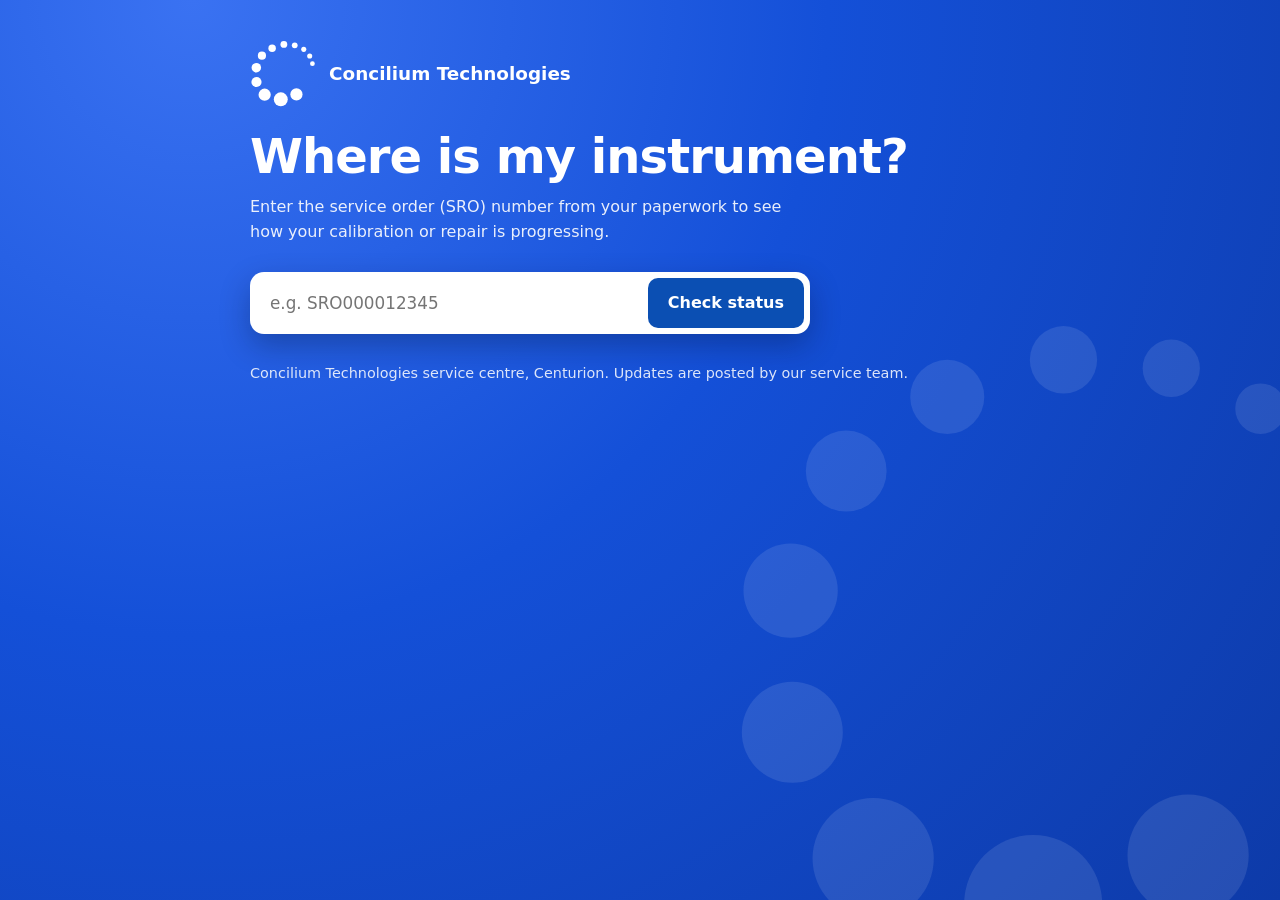
<file: index.html>
<!DOCTYPE html>
<html lang="en">
<head>
<meta charset="utf-8">
<meta name="viewport" content="width=device-width, initial-scale=1">
<title>Track your instrument – Concilium Technologies</title>
<link rel="icon" href="data:image/svg+xml,%3Csvg xmlns='http://www.w3.org/2000/svg' viewBox='0 0 500 500'%3E%3Crect width='500' height='500' fill='rgb(20,80,216)'/%3E%3Cg fill='white'%3E%3Ccircle cx='254' cy='66' r='20'/%3E%3Ccircle cx='318' cy='71' r='17'/%3E%3Ccircle cx='371' cy='95' r='15'/%3E%3Ccircle cx='406' cy='134' r='15'/%3E%3Ccircle cx='422' cy='179' r='14'/%3E%3Ccircle cx='185' cy='88' r='22'/%3E%3Ccircle cx='125' cy='132' r='24'/%3E%3Ccircle cx='92' cy='203' r='28'/%3E%3Ccircle cx='93' cy='287' r='30'/%3E%3Ccircle cx='141' cy='362' r='36'/%3E%3Ccircle cx='236' cy='389' r='41'/%3E%3Ccircle cx='328' cy='360' r='36'/%3E%3C/g%3E%3C/svg%3E">
<link rel="stylesheet" href="style.css">
</head>
<body data-page="customer">
<header class="hero">
  <div class="wrap">
    <p class="brand"><svg class="logo" width="65" height="68" viewBox="56 40 380 400" role="img" aria-label="Concilium Technologies logo" fill="#fff" xmlns="http://www.w3.org/2000/svg"><circle cx="254" cy="66" r="20"/><circle cx="318" cy="71" r="17"/><circle cx="371" cy="95" r="15"/><circle cx="406" cy="134" r="15"/><circle cx="422" cy="179" r="14"/><circle cx="185" cy="88" r="22"/><circle cx="125" cy="132" r="24"/><circle cx="92" cy="203" r="28"/><circle cx="93" cy="287" r="30"/><circle cx="141" cy="362" r="36"/><circle cx="236" cy="389" r="41"/><circle cx="328" cy="360" r="36"/></svg><span>Concilium Technologies</span></p>
    <h1>Where is my instrument?</h1>
    <p class="lead">Enter the service order (SRO) number from your paperwork to see how your calibration or repair is progressing.</p>
    <form id="form" class="search">
      <label for="sro" class="sr">SRO number</label>
      <input id="sro" placeholder="e.g. SRO000012345" autocomplete="off">
      <button type="submit">Check status</button>
    </form>
  </div>
</header>
<main class="wrap"><div id="result" aria-live="polite"></div></main>
<footer class="wrap foot">Concilium Technologies service centre, Centurion. Updates are posted by our service team.</footer>
<script src="script.js"></script>
</body>
</html>
</file>
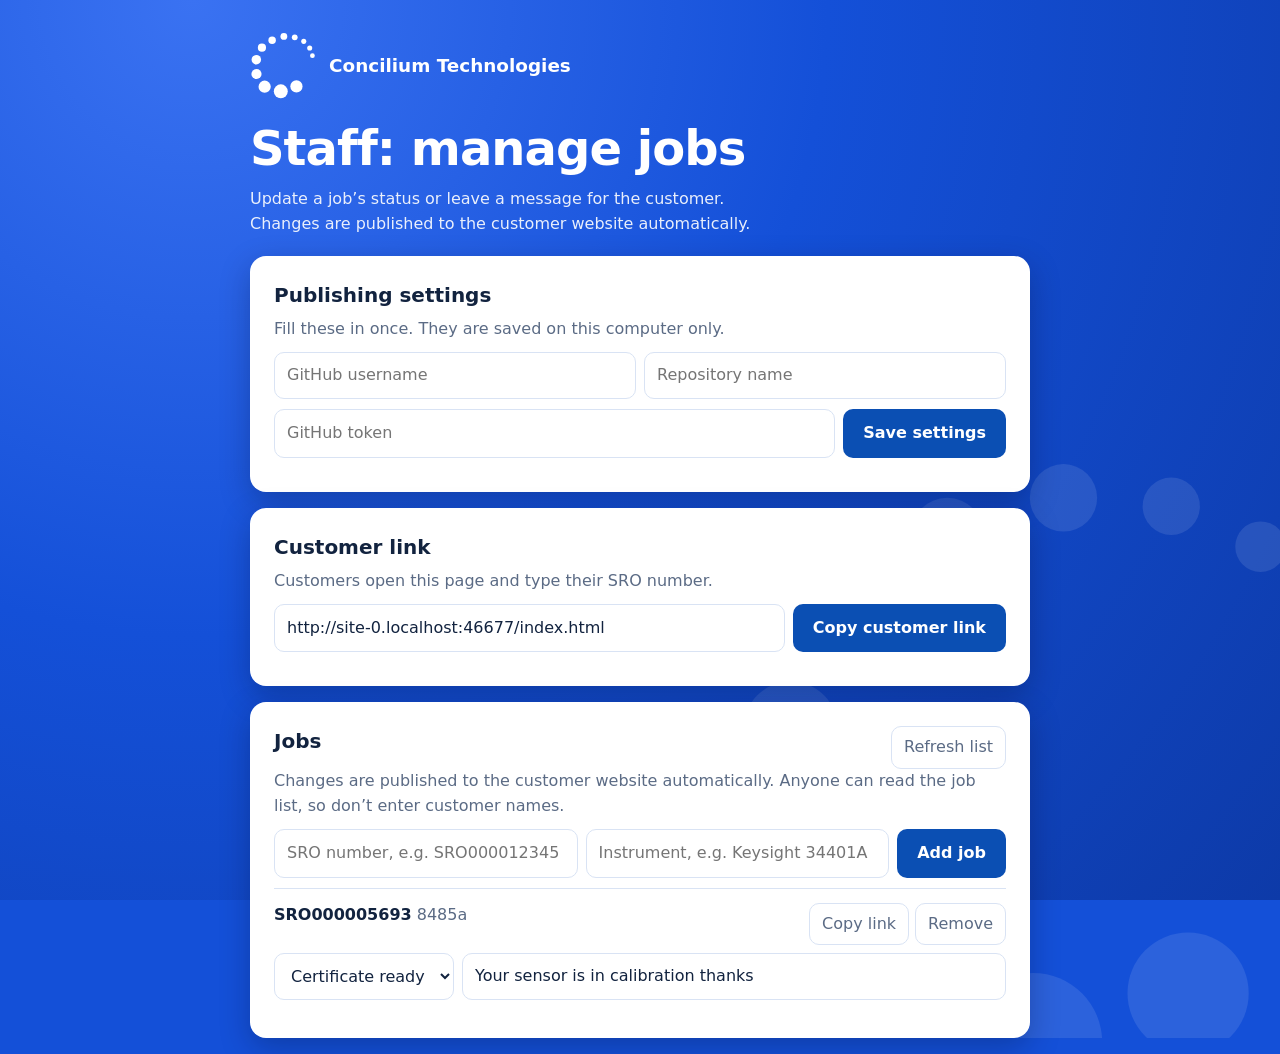
<file: staff.html>
<!DOCTYPE html>
<html lang="en">
<head>
<meta charset="utf-8">
<meta name="viewport" content="width=device-width, initial-scale=1">
<meta name="robots" content="noindex">
<title>Staff: manage jobs – Concilium Technologies</title>
<link rel="icon" href="data:image/svg+xml,%3Csvg xmlns='http://www.w3.org/2000/svg' viewBox='0 0 500 500'%3E%3Crect width='500' height='500' fill='rgb(20,80,216)'/%3E%3Cg fill='white'%3E%3Ccircle cx='254' cy='66' r='20'/%3E%3Ccircle cx='318' cy='71' r='17'/%3E%3Ccircle cx='371' cy='95' r='15'/%3E%3Ccircle cx='406' cy='134' r='15'/%3E%3Ccircle cx='422' cy='179' r='14'/%3E%3Ccircle cx='185' cy='88' r='22'/%3E%3Ccircle cx='125' cy='132' r='24'/%3E%3Ccircle cx='92' cy='203' r='28'/%3E%3Ccircle cx='93' cy='287' r='30'/%3E%3Ccircle cx='141' cy='362' r='36'/%3E%3Ccircle cx='236' cy='389' r='41'/%3E%3Ccircle cx='328' cy='360' r='36'/%3E%3C/g%3E%3C/svg%3E">
<link rel="stylesheet" href="style.css">
</head>
<body data-page="staff">
<header class="hero small">
  <div class="wrap">
    <p class="brand"><svg class="logo" width="65" height="68" viewBox="56 40 380 400" role="img" aria-label="Concilium Technologies logo" fill="#fff" xmlns="http://www.w3.org/2000/svg"><circle cx="254" cy="66" r="20"/><circle cx="318" cy="71" r="17"/><circle cx="371" cy="95" r="15"/><circle cx="406" cy="134" r="15"/><circle cx="422" cy="179" r="14"/><circle cx="185" cy="88" r="22"/><circle cx="125" cy="132" r="24"/><circle cx="92" cy="203" r="28"/><circle cx="93" cy="287" r="30"/><circle cx="141" cy="362" r="36"/><circle cx="236" cy="389" r="41"/><circle cx="328" cy="360" r="36"/></svg><span>Concilium Technologies</span></p>
    <h1>Staff: manage jobs</h1>
    <p class="lead">Update a job’s status or leave a message for the customer. Changes are published to the customer website automatically.</p>
  </div>
</header>
<main class="wrap" id="app"></main>
<script src="script.js"></script>
</body>
</html>
</file>
<file: style.css>
:root{--navy:#071a3d;--pri:#0b4fb3;--bright:#2f7bff;--bg:#f2f6fd;--ink:#12233f;--mut:#5b6b85;--line:#d9e3f4;--ok:#157a4b;--okbg:#e6f6ee;--warn:#8a5a00;--warnbg:#fff4d6}
*{box-sizing:border-box}
html{background:#1450d8}
body{margin:0;min-height:100vh;color:#fff;background:url("data:image/svg+xml,%3Csvg xmlns='http://www.w3.org/2000/svg' viewBox='56 40 380 400'%3E%3Cg fill='white' fill-opacity='.1'%3E%3Ccircle cx='254' cy='66' r='20'/%3E%3Ccircle cx='318' cy='71' r='17'/%3E%3Ccircle cx='371' cy='95' r='15'/%3E%3Ccircle cx='406' cy='134' r='15'/%3E%3Ccircle cx='422' cy='179' r='14'/%3E%3Ccircle cx='185' cy='88' r='22'/%3E%3Ccircle cx='125' cy='132' r='24'/%3E%3Ccircle cx='92' cy='203' r='28'/%3E%3Ccircle cx='93' cy='287' r='30'/%3E%3Ccircle cx='141' cy='362' r='36'/%3E%3Ccircle cx='236' cy='389' r='41'/%3E%3Ccircle cx='328' cy='360' r='36'/%3E%3C/g%3E%3C/svg%3E") no-repeat right -90px bottom -90px/min(88vw,640px),radial-gradient(circle at 15% 0,#3a72f2 0,#1450d8 45%,#0d3aa8 100%) fixed;font:16px/1.55 system-ui,-apple-system,"Segoe UI",Roboto,"Helvetica Neue",sans-serif}
.wrap{max-width:820px;margin:0 auto;padding:0 20px}

.hero{padding:40px 0 28px}
.hero.small{padding:32px 0 20px}
.brand{display:flex;align-items:center;gap:14px;font-weight:700;font-size:1.15rem;margin:0 0 22px}
.logo{height:68px;width:auto;flex:none}
h1{font-size:clamp(2rem,6vw,3rem);line-height:1.1;margin:0 0 12px;letter-spacing:-.02em}
.lead{max-width:540px;opacity:.9;margin:0 0 28px}
.small .lead{margin:0}
.search{display:flex;gap:6px;background:#fff;padding:6px;border-radius:14px;box-shadow:0 12px 30px rgba(3,15,45,.3);max-width:560px}
.search input{flex:1;min-width:0;border:0;font:inherit;font-size:1.05rem;padding:12px 14px;border-radius:10px;color:var(--ink);background:transparent}
.search input:focus{outline:none}
.search:focus-within{box-shadow:0 0 0 3px var(--bright),0 12px 30px rgba(3,15,45,.3)}
button{font:inherit;font-weight:600;border:0;border-radius:10px;padding:12px 20px;background:var(--pri);color:#fff;cursor:pointer}
button:hover{background:#093f91}
button.ghost{background:transparent;color:var(--mut);border:1px solid var(--line);padding:8px 12px;font-weight:500}
button.ghost:hover{background:var(--bg)}
:focus-visible{outline:3px solid var(--bright);outline-offset:2px}
main{padding-bottom:32px}
.card{background:#fff;color:var(--ink);border-radius:16px;padding:24px;box-shadow:0 10px 30px rgba(3,15,45,.28);margin-bottom:16px}
.card h2{margin:0 0 6px;font-size:1.25rem}
.top{display:flex;justify-content:space-between;gap:12px;align-items:flex-start;flex-wrap:wrap}
.mut{color:var(--mut);margin:0}
.badge{background:var(--pri);color:#fff;border-radius:99px;padding:4px 14px;font-weight:600;font-size:.9rem}
.badge.ok{background:var(--ok)}
.steps{list-style:none;margin:24px 0 8px;padding:0}
.steps li{position:relative;padding:0 0 18px 36px;color:var(--mut)}
.steps .dot{position:absolute;left:0;top:3px;width:20px;height:20px;border-radius:50%;background:#fff;border:3px solid var(--line)}
.steps li::after{content:"";position:absolute;left:9px;top:26px;bottom:-2px;width:2px;background:var(--line)}
.steps li:last-child::after{display:none}
.steps b{display:block;font-weight:600}
.steps small{display:block}
.steps .done{color:var(--ink)}
.steps .done .dot{background:var(--pri);border-color:var(--pri)}
.steps .done::after{background:var(--pri)}
.steps .now{color:var(--ink)}
.steps .now .dot{background:var(--pri);border-color:var(--pri);box-shadow:0 0 0 5px rgba(47,123,255,.25)}
.steps .now b{color:var(--pri)}
@media(min-width:700px){
.steps{display:grid;grid-template-columns:repeat(5,1fr)}
.steps li{padding:34px 4px 0;text-align:center}
.steps .dot{left:50%;top:0;margin-left:-10px}
.steps li::after{left:50%;top:9px;bottom:auto;width:100%;height:2px}
}
.ready{background:var(--okbg);color:var(--ok);font-weight:600;border-radius:10px;padding:12px 16px;margin:16px 0}
blockquote{margin:16px 0;padding:12px 16px;border-left:4px solid var(--bright);background:var(--bg);border-radius:0 10px 10px 0}
blockquote small{display:block;color:var(--mut)}
.foot{color:rgba(255,255,255,.85);font-size:.9rem;padding-bottom:32px}
.sr{position:absolute;left:-9999px}
.warn{background:var(--warnbg);color:var(--warn);border-radius:10px;padding:12px 16px;margin:12px 0}
.row{display:flex;gap:8px;flex-wrap:wrap;margin:10px 0}
.f,select{font:inherit;padding:10px 12px;border:1px solid var(--line);border-radius:10px;background:#fff;color:var(--ink)}
.row .f{flex:1;min-width:160px}
.job{border-top:1px solid var(--line);padding:14px 0}
.jh{display:flex;justify-content:space-between;gap:10px;flex-wrap:wrap;margin-bottom:8px}
.acts{display:flex;gap:6px}
.jb{display:flex;gap:8px;flex-wrap:wrap}
.jb .f{flex:1;min-width:200px}
.msg{color:var(--pri);font-weight:600;word-break:break-all}

.msg.bad{color:#c0392b}
</file>
